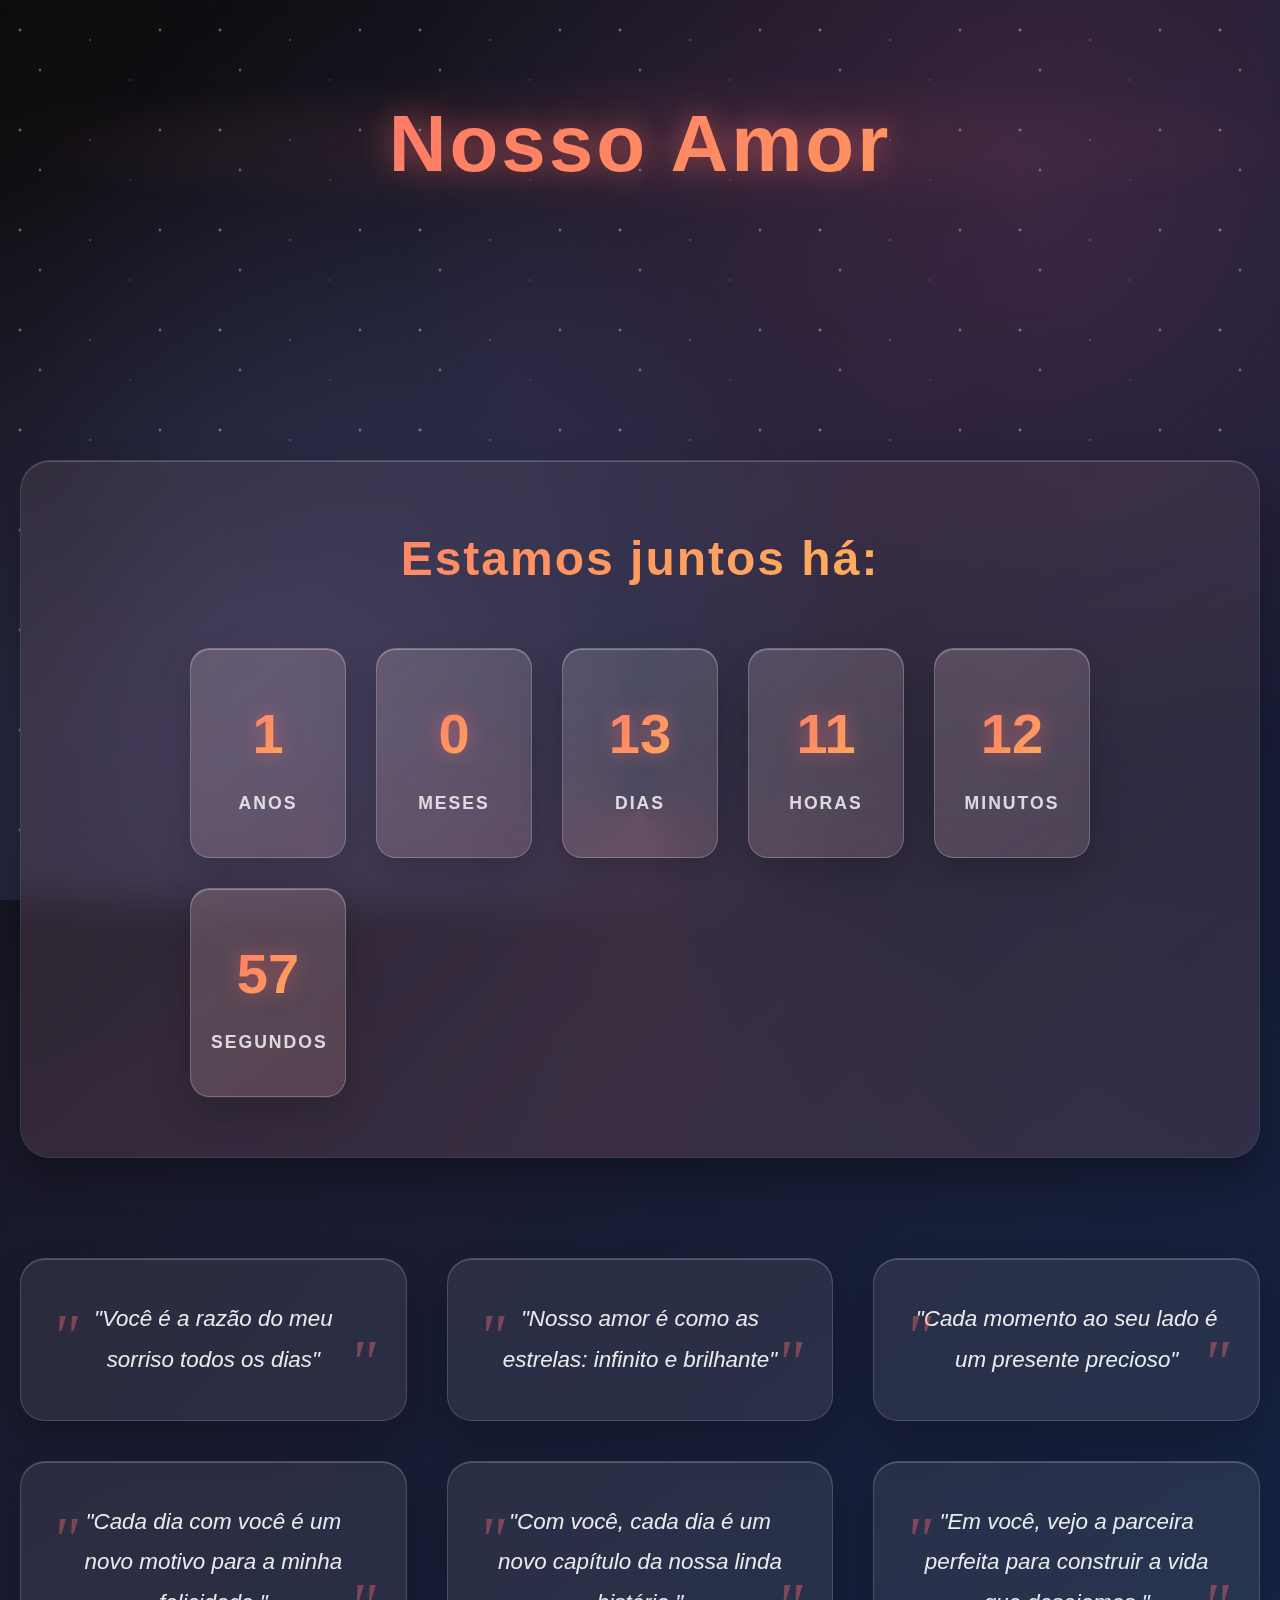
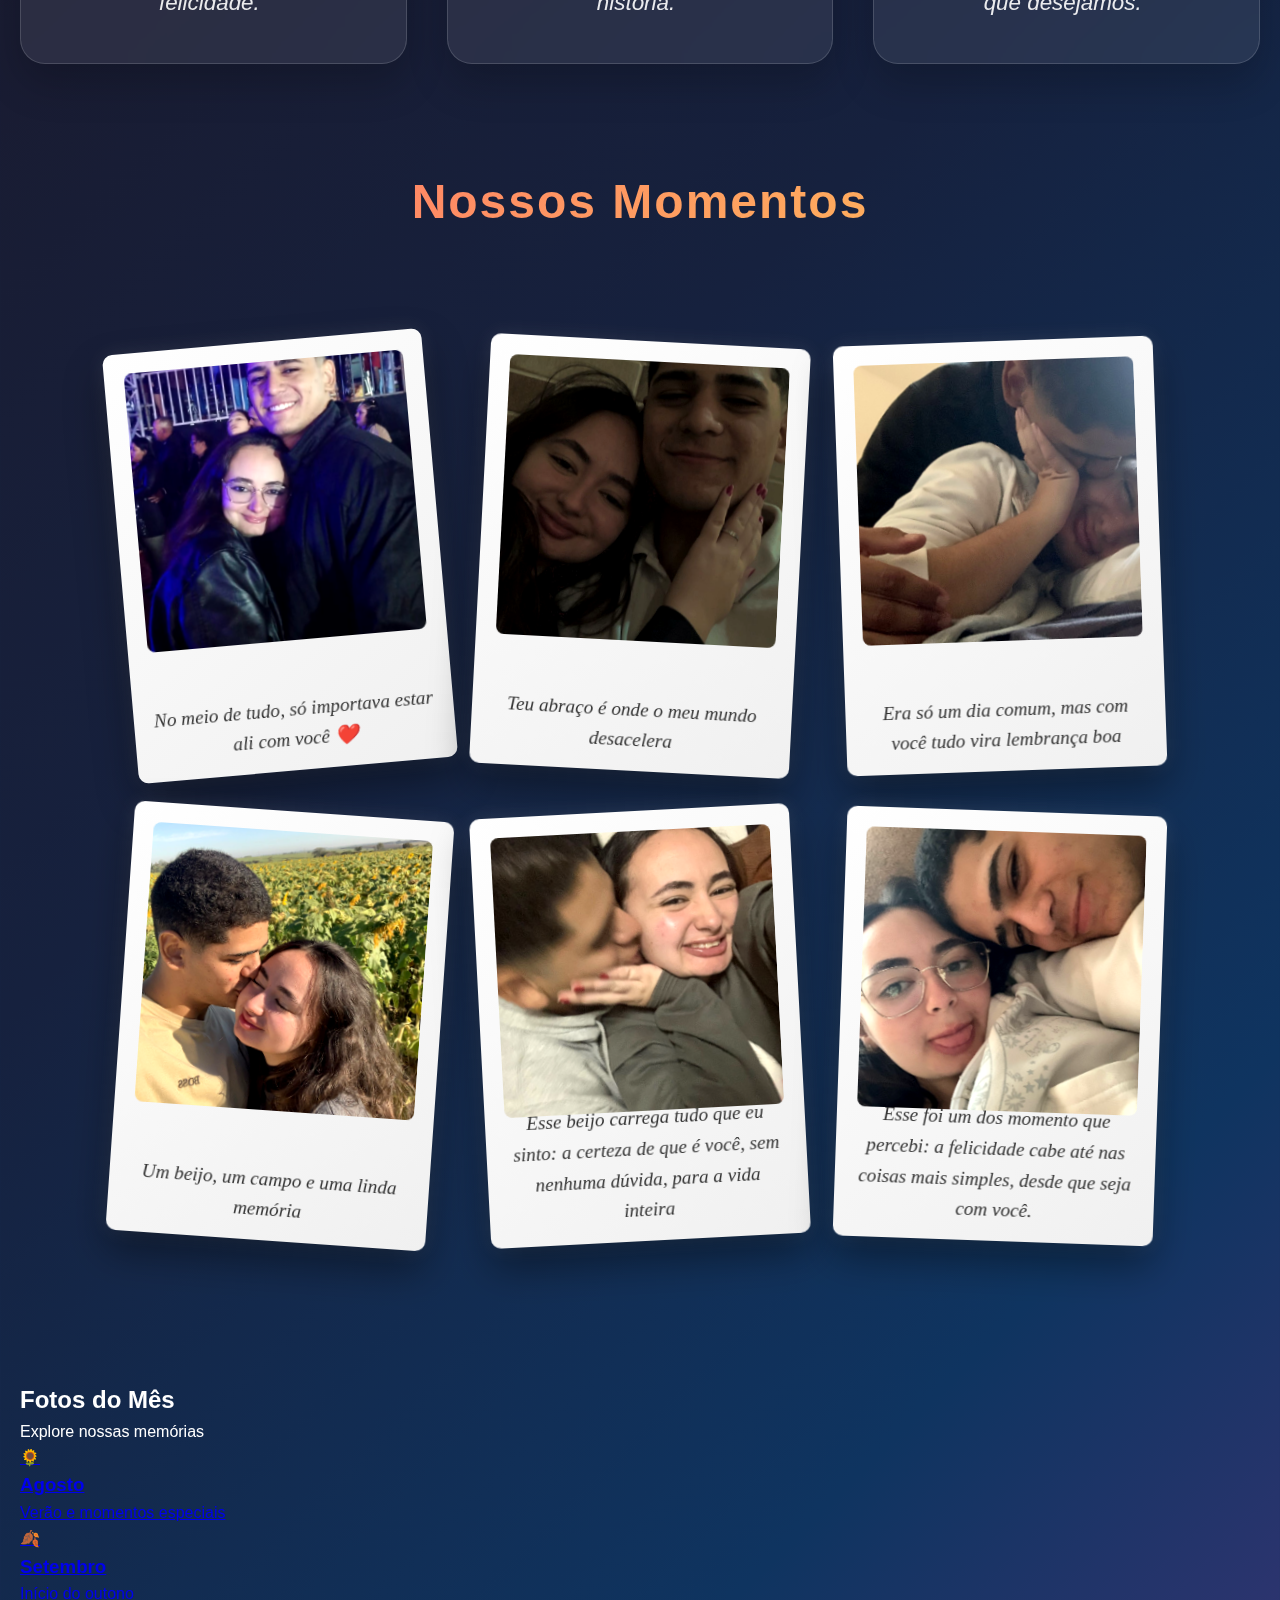
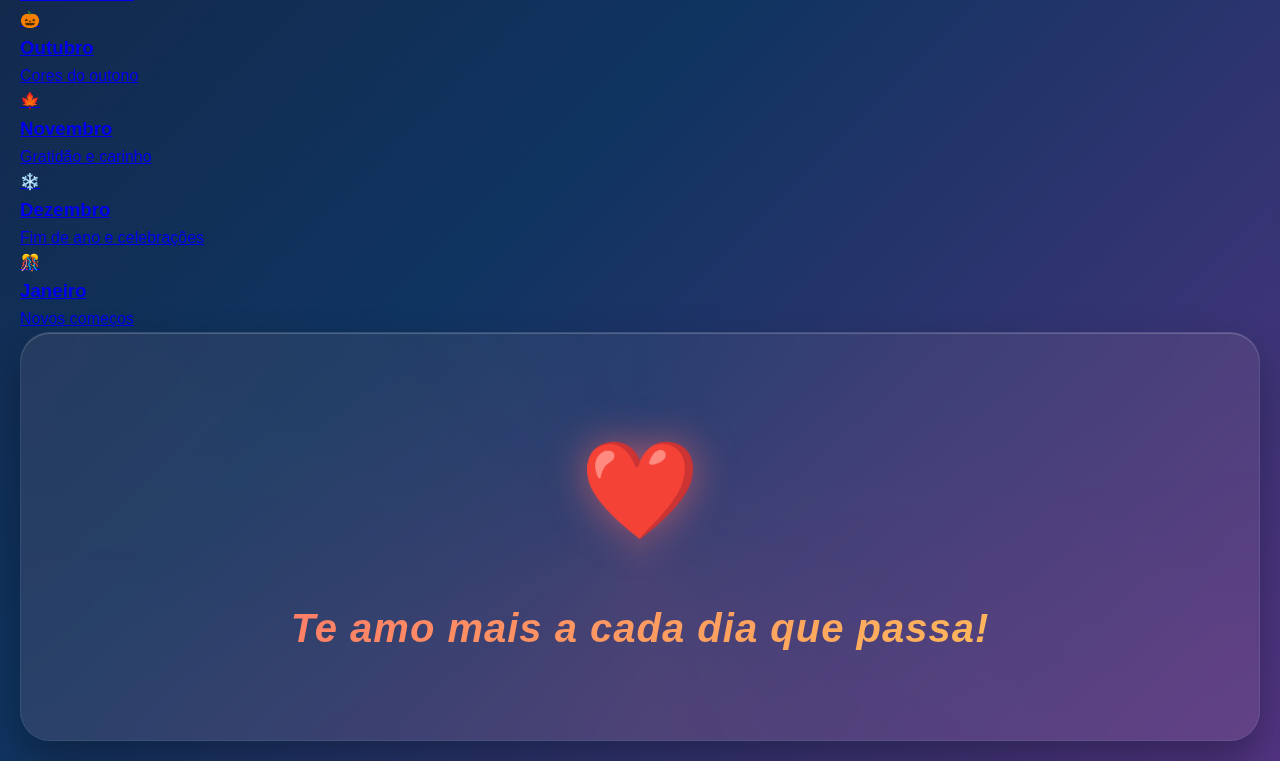
<file: index.html>
<!DOCTYPE html>
<html lang="pt-BR">
<head>
    <meta charset="UTF-8">
    <meta name="viewport" content="width=device-width, initial-scale=1.0">
    <title>Nosso Amor ❤️</title>
    <link rel="stylesheet" href="src/style.css">
    <link rel="stylesheet" href="src/script.js">
</head>
<body>
    <div class="container">
        <!-- Cabeçalho com título principal -->
        <header class="header">
            <h1 class="main-title">Nosso Amor</h1>
            <p class="subtitle">Uma história escrita com carinho por:</p>
            <p class="subtitle">Luiz Gabriel e Ana Paula ❤️</p>
        </header>

        <!-- Cronômetro do tempo de namoro -->
        <section class="timer-section">
            <h2>Estamos juntos há:</h2>
            <div class="timer-container">
                <div class="time-unit">
                    <span id="years" class="time-number">0</span>
                    <span class="time-label">Anos</span>
                </div>
                <div class="time-unit">
                    <span id="months" class="time-number">0</span>
                    <span class="time-label">Meses</span>
                </div>
                <div class="time-unit">
                    <span id="days" class="time-number">0</span>
                    <span class="time-label">Dias</span>
                </div>
                <div class="time-unit">
                    <span id="hours" class="time-number">0</span>
                    <span class="time-label">Horas</span>
                </div>
                <div class="time-unit">
                    <span id="minutes" class="time-number">0</span>
                    <span class="time-label">Minutos</span>
                </div>
                <div class="time-unit">
                    <span id="seconds" class="time-number">0</span>
                    <span class="time-label">Segundos</span>
                </div>
            </div>
        </section>

        <!-- Seção de frases românticas -->
        <section class="quotes-section">
            <div class="quote-card">
                <p class="quote-text">"Você é a razão do meu sorriso todos os dias"</p>
            </div>
            <div class="quote-card">
                <p class="quote-text">"Nosso amor é como as estrelas: infinito e brilhante"</p>
            </div>
            <div class="quote-card">
                <p class="quote-text">"Cada momento ao seu lado é um presente precioso"</p>
            </div>
            <div class="quote-card">
                <p class="quote-text">"Cada dia com você é um novo motivo para a minha felicidade."</p>
            </div>
                        <div class="quote-card">
                <p class="quote-text">"Com você, cada dia é um novo capítulo da nossa linda história."</p>
            </div>
                        <div class="quote-card">
                <p class="quote-text">"Em você, vejo a parceira perfeita para construir a vida que desejamos."</p>
            </div>
        </section>

        <!-- Galeria de fotos estilo polaroid -->
        <section class="polaroid-gallery">
            <h2>Nossos Momentos</h2>
            <div class="gallery-container">
                <div class="polaroid-photo" style="transform: rotate(-5deg);">
                    <div class="photo-frame">
                        <img src="src/fotos/show.jpeg" alt="Nosso momento especial 1">
                        <div class="photo-caption">No meio de tudo, só importava estar ali com você ❤️</div>
                    </div>
                </div>
                
                <div class="polaroid-photo" style="transform: rotate(3deg);">
                    <div class="photo-frame">
                        <img src="src/fotos/bk.jpeg" alt="Nosso momento especial 2">
                        <div class="photo-caption">Teu abraço é onde o meu mundo desacelera</div>
                    </div>
                </div>
                
                <div class="polaroid-photo" style="transform: rotate(-2deg);">
                    <div class="photo-frame">
                        <img src="src/fotos/momento.jpeg" alt="Nosso momento especial 3">
                        <div class="photo-caption">Era só um dia comum, mas com você tudo vira lembrança boa</div>
                    </div>
                </div>
                
                <div class="polaroid-photo" style="transform: rotate(4deg);">
                    <div class="photo-frame">
                        <img src="src/fotos/girassol.jpeg" alt="Nosso momento especial 4">
                        <div class="photo-caption">Um beijo, um campo e uma linda memória</div>
                    </div>
                </div>
                
                <div class="polaroid-photo" style="transform: rotate(-3deg);">
                    <div class="photo-frame">
                        <img src="src/fotos/beijo.jpeg" alt="Nosso momento especial 5">
                        <div class="photo-caption">Esse beijo carrega tudo que eu sinto:
                                        a certeza de que é você, sem nenhuma dúvida, para a vida inteira</div>
                    </div>
                </div>
                
                <div class="polaroid-photo" style="transform: rotate(2deg);">
                    <div class="photo-frame">
                        <img src="src/fotos/linguinha.jpeg" alt="Nosso momento especial 6">
                        <div class="photo-caption">Esse foi um dos momento que percebi:
a felicidade cabe até nas coisas mais simples,
desde que seja com você.</div>
                    </div>
                </div>
            </div>
        </section>

                <!-- Seção Fotos do Mês -->
        <section class="monthly-photos-section">
            <h2>Fotos do Mês</h2>
            <p class="section-subtitle">Explore nossas memórias</p>
            
            <div class="months-grid">
                <a href="src/agosto.html" class="month-card">
                    <div class="month-icon">🌻</div>
                    <h3>Agosto</h3>
                    <p>Verão e momentos especiais</p>
                </a>
                
                <a href="src/setembro.html" class="month-card">
                    <div class="month-icon">🍂</div>
                    <h3>Setembro</h3>
                    <p>Início do outono</p>
                </a>
                
                <a href="outubro.html" class="month-card">
                    <div class="month-icon">🎃</div>
                    <h3>Outubro</h3>
                    <p>Cores do outono</p>
                </a>
                
                <a href="novembro.html" class="month-card">
                    <div class="month-icon">🍁</div>
                    <h3>Novembro</h3>
                    <p>Gratidão e carinho</p>
                </a>
                
                <a href="dezembro.html" class="month-card">
                    <div class="month-icon">❄️</div>
                    <h3>Dezembro</h3>
                    <p>Fim de ano e celebrações</p>
                </a>
                
                <a href="janeiro.html" class="month-card">
                    <div class="month-icon">🎊</div>
                    <h3>Janeiro</h3>
                    <p>Novos começos</p>
                </a>
            </div>
        </section>


        <!-- Mensagem final -->
        <section class="final-message">
            <div class="heart-container">
                <div class="heart">❤️</div>
            </div>
            <p class="final-text">Te amo mais a cada dia que passa!</p>
        </section>
    </div>

    <script src="src/script.js"></script>
</body>
</html>
</file>
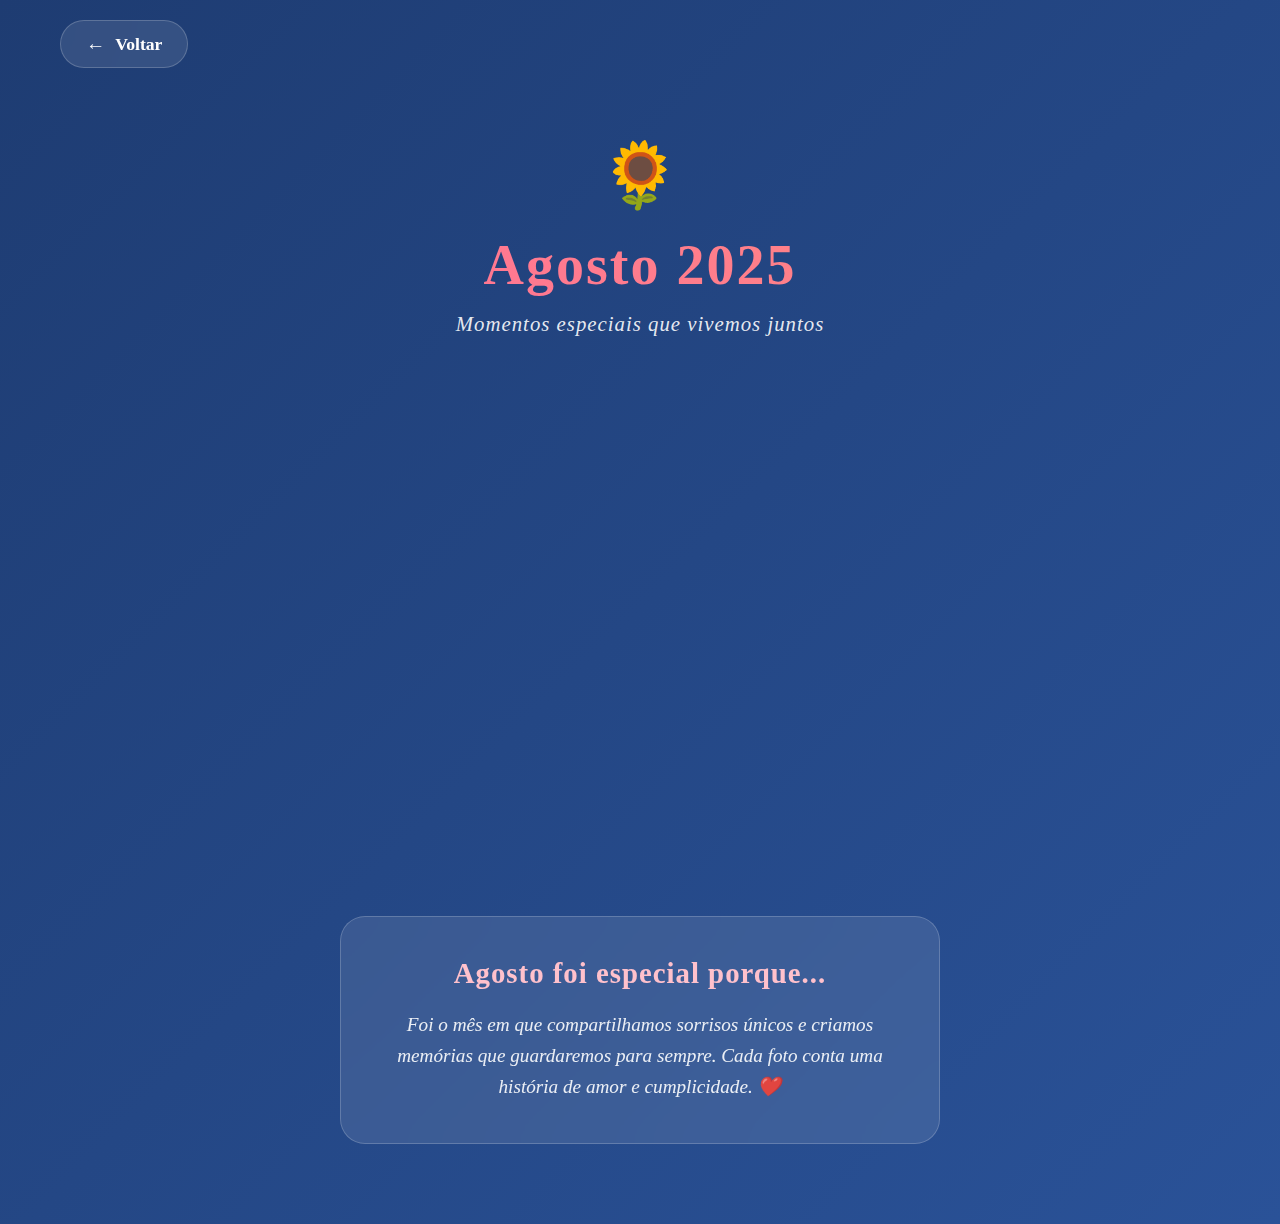
<file: src/agosto.html>
<!DOCTYPE html>
<html lang="pt-BR">
<head>
    <meta charset="UTF-8">
    <meta name="viewport" content="width=device-width, initial-scale=1.0">
    <title>Agosto - Nossos Momentos ❤️</title>
    <link rel="stylesheet" href="month-page.css">
</head>
<body>
    <div class="container">
        <!-- Botão de voltar -->
        <div class="back-button">
            <a href="../index.html" class="back-link">
                <span class="back-arrow">←</span>
                Voltar
            </a>
        </div>

        <!-- Cabeçalho da página -->
        <header class="month-header">
            <div class="month-icon">🌻</div>
            <h1>Agosto 2025</h1>
            <p class="month-description">Momentos especiais que vivemos juntos</p>
        </header>

        <!-- Galeria de fotos do mês -->
        <section class="month-gallery">
            <div class="photos-grid">
                <div class="photo-item">
                    <img src="../src/fotos/agosto/zoo.jpeg" alt="">
                    <div class="photo-overlay">
                        <div class="photo-date">9 de Agosto</div>
                        <div class="photo-caption">Seu dia especial.</div>
                    </div>
                </div>

                <div class="photo-item">
                    <img src="../src/fotos/agosto/bolo.jpeg" alt="">
                    <div class="photo-overlay">
                        <div class="photo-date"></div>
                        <div class="photo-caption">hmmmm bolinho</div>
                    </div>
                </div>

                <div class="photo-item">
                    <img src="../src/fotos/agosto/beijo.jpeg" alt="">
                    <div class="photo-overlay">
                        <div class="photo-date"></div>
                        <div class="photo-caption">Seus beijos, me conforta em todos os momentos!!</div>
                    </div>
                </div>

                <div class="photo-item">
                    <img src="../src/fotos/agosto/presente.jpeg" alt="">
                    <div class="photo-overlay">
                        <div class="photo-date"></div>
                        <div class="photo-caption">Um presente de coração!!</div>
                    </div>
                </div>

            </div>
        </section>

        <!-- Mensagem especial do mês -->
        <section class="month-message">
            <div class="message-card">
                <h3>Agosto foi especial porque...</h3>
                <p>Foi o mês em que compartilhamos sorrisos únicos e criamos memórias que guardaremos para sempre. Cada foto conta uma história de amor e cumplicidade. ❤️</p>
            </div>
        </section>
    </div>

    <script>
        // Animação de entrada das fotos
        document.addEventListener('DOMContentLoaded', function( ) {
            const photos = document.querySelectorAll('.photo-item');
            photos.forEach((photo, index) => {
                photo.style.animationDelay = `${index * 0.1}s`;
                photo.classList.add('fade-in');
            });
        });
    </script>
</body>
</html>
</file>
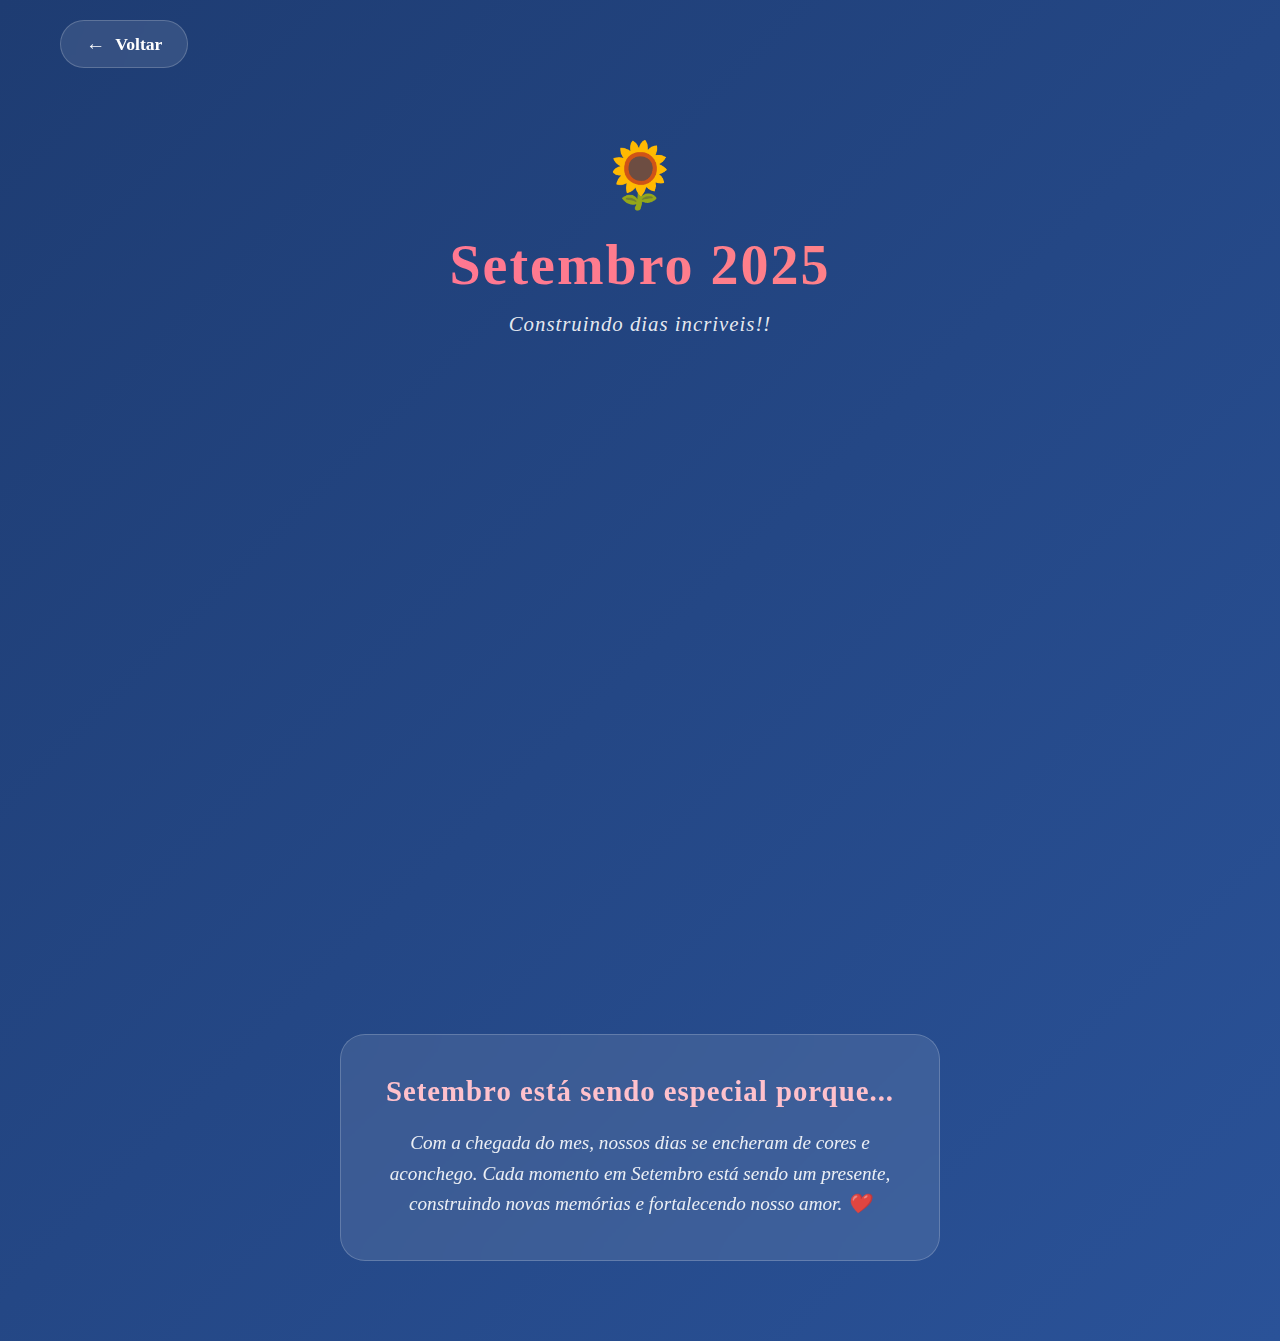
<file: src/setembro.html>
<!DOCTYPE html>
<html lang="pt-BR">
<head>
    <meta charset="UTF-8">
    <meta name="viewport" content="width=device-width, initial-scale=1.0">
    <title>Agosto - Nossos Momentos ❤️</title>
    <link rel="stylesheet" href="month-page.css">
</head>
<body>
    <div class="container">
        <!-- Botão de voltar -->
        <div class="back-button">
            <a href="../index.html" class="back-link">
                <span class="back-arrow">←</span>
                Voltar
            </a>
        </div>

        <!-- Cabeçalho da página -->
        <header class="month-header">
            <div class="month-icon">🌻</div>
            <h1>Setembro 2025</h1>
            <p class="month-description">Construindo dias incriveis!!</p>
        </header>

        <!-- Galeria de fotos do mês -->
        <section class="month-gallery">
            <div class="photos-grid">
                <div class="photo-item">
                    <img src="../src/fotos/setembro/fotao.jpeg" alt="">
                    <div class="photo-overlay">
                        <div class="photo-date"></div>
                        <div class="photo-caption">Uma foto linda para um lindo casal</div>
                    </div>
                </div>

                <div class="photo-item">
                    <img src="../src/fotos/setembro/casal.jpeg" alt="">
                    <div class="photo-overlay">
                        <div class="photo-date"></div>
                        <div class="photo-caption">A gente sendo um casalzão</div>
                    </div>
                </div>

                <div class="photo-item">
                    <img src="../src/fotos/setembro/comer.jpeg" alt="">
                    <div class="photo-overlay">
                        <div class="photo-date"></div>
                        <div class="photo-caption">Hmmmm comerrr</div>
                    </div>
                </div>

                <div class="photo-item">
                    <img src="../src/fotos/setembro/juntos.jpeg" alt="">
                    <div class="photo-overlay">
                        <div class="photo-date"></div>
                        <div class="photo-caption">Niver da Ju</div>
                    </div>
                </div>

            </div>
        </section>

        <!-- Mensagem especial do mês -->
        <section class="month-message">
            <div class="message-card">
                <h3>Setembro está sendo especial porque...</h3>
                <p>Com a chegada do mes, nossos dias se encheram de cores e aconchego. Cada momento em Setembro está sendo um presente, construindo novas memórias e fortalecendo nosso amor. ❤️</p>
            </div>
        </section>
    </div>

    <script>
        // Animação de entrada das fotos
        document.addEventListener('DOMContentLoaded', function( ) {
            const photos = document.querySelectorAll('.photo-item');
            photos.forEach((photo, index) => {
                photo.style.animationDelay = `${index * 0.1}s`;
                photo.classList.add('fade-in');
            });
        });
    </script>
</body>
</html>
</file>
<file: src/month-page.css>
* {
    margin: 0;
    padding: 0;
    box-sizing: border-box;
}

body {
    font-family: 'Georgia', 'Times New Roman', serif;
    background: linear-gradient(135deg, #1e3c72 0%, #2a5298 25%, #667eea 50%, #764ba2 75%, #f093fb 100%);
    background-size: 400% 400%;
    animation: gradientShift 8s ease-in-out infinite;
    min-height: 100vh;
    color: white;
    overflow-x: hidden;
}

.container {
    max-width: 1200px;
    margin: 0 auto;
    padding: 20px;
}

/* Botão de voltar */
.back-button {
    margin-bottom: 30px;
}

.back-link {
    display: inline-flex;
    align-items: center;
    gap: 10px;
    background: rgba(255, 255, 255, 0.1);
    backdrop-filter: blur(20px);
    border: 1px solid rgba(255, 255, 255, 0.2);
    border-radius: 25px;
    padding: 12px 25px;
    color: white;
    text-decoration: none;
    transition: all 0.3s ease;
    font-size: 1.1rem;
    font-weight: bold;
}

.back-link:hover {
    background: rgba(255, 255, 255, 0.2);
    transform: translateX(-5px);
    box-shadow: 0 5px 15px rgba(255, 107, 157, 0.3);
}

.back-arrow {
    font-size: 1.2rem;
    transition: transform 0.3s ease;
}

.back-link:hover .back-arrow {
    transform: translateX(-3px);
}

/* Cabeçalho da página */
.month-header {
    text-align: center;
    margin-bottom: 60px;
    padding: 40px 0;
}

.month-header .month-icon {
    font-size: 4rem;
    margin-bottom: 20px;
    animation: float 3s ease-in-out infinite;
}

.month-header h1 {
    font-size: 3.5rem;
    color: transparent;
    background: linear-gradient(45deg, #ff6b9d, #ff8a80, #ffc1cc);
    background-size: 200% 200%;
    -webkit-background-clip: text;
    -webkit-text-fill-color: transparent;
    background-clip: text;
    animation: titleShimmer 3s ease-in-out infinite;
    margin-bottom: 15px;
    font-weight: bold;
    letter-spacing: 2px;
}

.month-description {
    font-size: 1.3rem;
    color: rgba(255, 255, 255, 0.9);
    font-style: italic;
    letter-spacing: 1px;
}

/* Galeria de fotos */
.month-gallery {
    margin-bottom: 80px;
}

.photos-grid {
    display: grid;
    grid-template-columns: repeat(auto-fit, minmax(200px, 10fr)); /* Ajuste este valor conforme o tamanho desejado */
    gap: 30px;
    padding: 20px 0;
}

.photo-item {
    position: relative;
    border-radius: 20px;
    overflow: hidden;
    background: rgba(255, 255, 255, 0.1);
    backdrop-filter: blur(20px);
    border: 1px solid rgba(255, 255, 255, 0.2);
    transition: all 0.4s ease;
    cursor: pointer;
    opacity: 0;
    transform: translateY(30px);
}

.photo-item.fade-in {
    animation: fadeInUp 0.6s ease-out forwards;
}

.photo-item:hover {
    transform: translateY(-10px) scale(1.02);
    box-shadow: 0 20px 40px rgba(255, 107, 157, 0.3);
    border-color: rgba(255, 107, 157, 0.5);
}

.photo-item img {
    width: 100%;
    height: 100%;
    object-fit: cover;
    transition: all 0.4s ease;
}

.photo-item:hover img {
    transform: scale(1.05);
    filter: brightness(1.1);
}

.photo-overlay {
    position: absolute;
    bottom: 0;
    left: 0;
    right: 0;
    background: linear-gradient(transparent, rgba(0, 0, 0, 0.8));
    padding: 30px 20px 20px;
    transform: translateY(100%);
    transition: transform 0.4s ease;
}

.photo-item:hover .photo-overlay {
    transform: translateY(0);
}

.photo-date {
    font-size: 0.9rem;
    color: rgba(255, 255, 255, 0.8);
    margin-bottom: 5px;
    font-weight: bold;
}

.photo-caption {
    font-size: 1.1rem;
    color: white;
    font-weight: bold;
    letter-spacing: 1px;
}

/* Mensagem especial */
.month-message {
    text-align: center;
    margin-bottom: 60px;
}

.message-card {
    background: rgba(255, 255, 255, 0.1);
    backdrop-filter: blur(20px);
    border-radius: 25px;
    padding: 40px;
    border: 1px solid rgba(255, 255, 255, 0.2);
    max-width: 600px;
    margin: 0 auto;
}

.message-card h3 {
    font-size: 1.8rem;
    margin-bottom: 20px;
    color: #ffc1cc;
    font-weight: bold;
    letter-spacing: 1px;
}

.message-card p {
    font-size: 1.2rem;
    line-height: 1.6;
    color: rgba(255, 255, 255, 0.9);
    font-style: italic;
}

/* Animações */
@keyframes gradientShift {
    0%, 100% { background-position: 0% 50%; }
    50% { background-position: 100% 50%; }
}

@keyframes float {
    0%, 100% { transform: translateY(0px); }
    50% { transform: translateY(-10px); }
}

@keyframes titleShimmer {
    0%, 100% { background-position: 0% 50%; }
    50% { background-position: 100% 50%; }
}

@keyframes fadeInUp {
    to {
        opacity: 1;
        transform: translateY(0);
    }
}

/* Responsividade */
@media (max-width: 768px) {
    .container {
        padding: 15px;
    }
    
    .month-header h1 {
        font-size: 2.5rem;
    }
    
    .month-header .month-icon {
        font-size: 3rem;
    }
    
    .month-description {
        font-size: 1.1rem;
    }
    
    .photos-grid {
        grid-template-columns: repeat(auto-fit, minmax(200px, fr));
        gap: 20px;
    }
    
    .photo-item img {
        height: 450px;
    }
    
    .message-card {
        padding: 30px 20px;
    }
    
    .message-card h3 {
        font-size: 1.5rem;
    }
    
    .message-card p {
        font-size: 1.1rem;
    }
}

@media (max-width: 480px) {
    .month-header h1 {
        font-size: 2rem;
    }
    
 .photos-grid {
        grid-template-columns: repeat(auto-fit, minmax(200px, fr));
        gap: 20px;
    }
    
    .photo-item img {
        height: 450px;
    }
    
    .back-link {
        padding: 10px 20px;
        font-size: 1rem;
    }
}
</file>
<file: src/style.css>
/* Reset e configurações básicas */
* {
    margin: 0;
    padding: 0;
    box-sizing: border-box;
}

body {
    font-family: 'Inter', 'Segoe UI', Tahoma, Geneva, Verdana, sans-serif;
    background: linear-gradient(135deg, #0c0c0c 0%, #1a1a2e 25%, #16213e 50%, #0f3460 75%, #533483 100%);
    min-height: 100vh;
    color: #ffffff;
    line-height: 1.6;
    overflow-x: hidden;
    position: relative;
}

/* Efeito de partículas de fundo */
body::before {
    content: '';
    position: fixed;
    top: 0;
    left: 0;
    width: 100%;
    height: 100%;
    background-image: 
        radial-gradient(circle at 20% 80%, rgba(120, 119, 198, 0.3) 0%, transparent 50%),
        radial-gradient(circle at 80% 20%, rgba(255, 119, 198, 0.15) 0%, transparent 50%),
        radial-gradient(circle at 40% 40%, rgba(120, 119, 198, 0.1) 0%, transparent 50%);
    pointer-events: none;
    z-index: -1;
}

/* Efeito de estrelas animadas */
body::after {
    content: '';
    position: fixed;
    top: 0;
    left: 0;
    width: 100%;
    height: 100%;
    background-image: 
        radial-gradient(2px 2px at 20px 30px, #eee, transparent),
        radial-gradient(2px 2px at 40px 70px, rgba(255,255,255,0.8), transparent),
        radial-gradient(1px 1px at 90px 40px, #fff, transparent),
        radial-gradient(1px 1px at 130px 80px, rgba(255,255,255,0.6), transparent),
        radial-gradient(2px 2px at 160px 30px, #ddd, transparent);
    background-repeat: repeat;
    background-size: 200px 100px;
    animation: sparkle 20s linear infinite;
    pointer-events: none;
    z-index: -1;
    opacity: 0.6;
}

@keyframes sparkle {
    from { transform: translateY(0px); }
    to { transform: translateY(-100px); }
}

.container {
    max-width: 1400px;
    margin: 0 auto;
    padding: 20px;
    position: relative;
    z-index: 1;
}

/* Cabeçalho */
.header {
    text-align: center;
    margin-bottom: 80px;
    padding: 60px 0;
    position: relative;
}

.main-title {
    font-size: 5rem;
    font-weight: 800;
    background: linear-gradient(135deg, #ff6b6b, #feca57, #ff9ff3, #54a0ff);
    background-size: 400% 400%;
    -webkit-background-clip: text;
    -webkit-text-fill-color: transparent;
    background-clip: text;
    animation: gradientShift 4s ease-in-out infinite;
    margin-bottom: 20px;
    letter-spacing: 3px;
    text-shadow: 0 0 30px rgba(255, 107, 107, 0.5);
    position: relative;
}

.main-title::after {
    content: '';
    position: absolute;
    top: 50%;
    left: 50%;
    transform: translate(-50%, -50%);
    width: 120%;
    height: 120%;
    background: radial-gradient(ellipse, rgba(255, 107, 107, 0.1) 0%, transparent 70%);
    z-index: -1;
    animation: pulse 3s ease-in-out infinite;
}

.subtitle {
    font-size: 1.8rem;
    color: rgba(255, 255, 255, 0.8);
    font-weight: 300;
    font-style: italic;
    letter-spacing: 1px;
    opacity: 0;
    animation: fadeInUp 1s ease-out 0.5s forwards;
}

@keyframes gradientShift {
    0%, 100% { background-position: 0% 50%; }
    50% { background-position: 100% 50%; }
}

@keyframes pulse {
    0%, 100% { transform: translate(-50%, -50%) scale(1); opacity: 0.3; }
    50% { transform: translate(-50%, -50%) scale(1.1); opacity: 0.1; }
}

@keyframes fadeInUp {
    from { opacity: 0; transform: translateY(30px); }
    to { opacity: 1; transform: translateY(0); }
}

/* Seção do cronômetro */
.timer-section {
    text-align: center;
    margin-bottom: 100px;
    padding: 60px 40px;
    background: rgba(255, 255, 255, 0.05);
    border-radius: 30px;
    backdrop-filter: blur(20px);
    border: 1px solid rgba(255, 255, 255, 0.1);
    box-shadow: 
        0 20px 40px rgba(0, 0, 0, 0.3),
        inset 0 1px 0 rgba(255, 255, 255, 0.2);
    position: relative;
    overflow: hidden;
}

.timer-section::before {
    content: '';
    position: absolute;
    top: -50%;
    left: -50%;
    width: 200%;
    height: 200%;
    background: conic-gradient(from 0deg, transparent, rgba(255, 107, 107, 0.1), transparent);
    animation: rotate 10s linear infinite;
    z-index: -1;
}

.timer-section h2 {
    font-size: 3rem;
    font-weight: 700;
    background: linear-gradient(135deg, #ff6b6b, #feca57);
    -webkit-background-clip: text;
    -webkit-text-fill-color: transparent;
    background-clip: text;
    margin-bottom: 50px;
    letter-spacing: 2px;
}

.timer-container {
    display: grid;
    grid-template-columns: repeat(auto-fit, minmax(150px, 1fr));
    gap: 30px;
    max-width: 900px;
    margin: 0 auto;
}

.time-unit {
    background: linear-gradient(145deg, rgba(255, 255, 255, 0.1), rgba(255, 255, 255, 0.05));
    padding: 40px 20px;
    border-radius: 20px;
    backdrop-filter: blur(10px);
    border: 1px solid rgba(255, 255, 255, 0.2);
    box-shadow: 
        0 15px 35px rgba(0, 0, 0, 0.2),
        inset 0 1px 0 rgba(255, 255, 255, 0.3);
    transition: all 0.4s cubic-bezier(0.175, 0.885, 0.32, 1.275);
    position: relative;
    overflow: hidden;
}

.time-unit::before {
    content: '';
    position: absolute;
    top: 0;
    left: -100%;
    width: 100%;
    height: 100%;
    background: linear-gradient(90deg, transparent, rgba(255, 255, 255, 0.2), transparent);
    transition: left 0.5s ease;
}

.time-unit:hover::before {
    left: 100%;
}

.time-unit:hover {
    transform: translateY(-10px) scale(1.05);
    box-shadow: 
        0 25px 50px rgba(0, 0, 0, 0.3),
        0 0 30px rgba(255, 107, 107, 0.3);
}

.time-number {
    display: block;
    font-size: 3.5rem;
    font-weight: 900;
    background: linear-gradient(135deg, #ff6b6b, #feca57);
    -webkit-background-clip: text;
    -webkit-text-fill-color: transparent;
    background-clip: text;
    margin-bottom: 10px;
    text-shadow: 0 0 20px rgba(255, 107, 107, 0.5);
}

.time-label {
    display: block;
    font-size: 1.1rem;
    color: rgba(255, 255, 255, 0.8);
    font-weight: 600;
    text-transform: uppercase;
    letter-spacing: 2px;
}

/* Seção de frases românticas */
.quotes-section {
    display: grid;
    grid-template-columns: repeat(auto-fit, minmax(350px, 1fr));
    gap: 40px;
    margin-bottom: 100px;
}

.quote-card {
    background: rgba(255, 255, 255, 0.08);
    padding: 40px;
    border-radius: 25px;
    backdrop-filter: blur(15px);
    border: 1px solid rgba(255, 255, 255, 0.15);
    box-shadow: 
        0 20px 40px rgba(0, 0, 0, 0.2),
        inset 0 1px 0 rgba(255, 255, 255, 0.2);
    transition: all 0.4s cubic-bezier(0.175, 0.885, 0.32, 1.275);
    position: relative;
    overflow: hidden;
    cursor: pointer;
}

.quote-card::before {
    content: '';
    position: absolute;
    top: -50%;
    left: -50%;
    width: 200%;
    height: 200%;
    background: linear-gradient(45deg, transparent, rgba(255, 107, 107, 0.1), transparent);
    transform: rotate(45deg);
    transition: all 0.6s ease;
    opacity: 0;
}

.quote-card:hover::before {
    opacity: 1;
    animation: shimmer 1.5s ease-in-out;
}

.quote-card:hover {
    transform: translateY(-15px) scale(1.02);
    box-shadow: 
        0 30px 60px rgba(0, 0, 0, 0.3),
        0 0 40px rgba(255, 107, 107, 0.2);
}

.quote-text {
    font-size: 1.4rem;
    color: rgba(255, 255, 255, 0.9);
    font-style: italic;
    text-align: center;
    position: relative;
    z-index: 1;
    line-height: 1.8;
    font-weight: 300;
}

.quote-text::before,
.quote-text::after {
    font-size: 4rem;
    color: rgba(255, 107, 107, 0.4);
    position: absolute;
    font-family: serif;
}

.quote-text::before {
    content: '"';
    top: -20px;
    left: -10px;
}

.quote-text::after {
    content: '"';
    bottom: -40px;
    right: -10px;
}

/* Galeria de fotos polaroid */
.polaroid-gallery {
    margin-bottom: 100px;
}

.polaroid-gallery h2 {
    text-align: center;
    font-size: 3rem;
    font-weight: 700;
    background: linear-gradient(135deg, #ff6b6b, #feca57);
    -webkit-background-clip: text;
    -webkit-text-fill-color: transparent;
    background-clip: text;
    margin-bottom: 60px;
    letter-spacing: 2px;
}

.gallery-container {
    display: flex;
    flex-wrap: wrap;
    justify-content: center;
    gap: 40px;
    padding: 40px;
}

.polaroid-photo {
    background: linear-gradient(145deg, #ffffff, #f0f0f0);
    padding: 20px 20px 60px 20px;
    border-radius: 10px;
    box-shadow: 
        0 20px 40px rgba(0, 0, 0, 0.4),
        0 0 20px rgba(255, 255, 255, 0.1);
    transition: all 0.5s cubic-bezier(0.175, 0.885, 0.32, 1.275);
    cursor: pointer;
    position: relative;
    transform-style: preserve-3d;
}

.polaroid-photo::before {
    content: '';
    position: absolute;
    top: -5px;
    left: -5px;
    right: -5px;
    bottom: -5px;
    background: linear-gradient(45deg, #ff6b6b, #feca57, #ff9ff3, #54a0ff);
    border-radius: 15px;
    z-index: -1;
    opacity: 0;
    transition: opacity 0.3s ease;
}

.polaroid-photo:hover::before {
    opacity: 0.7;
}

.polaroid-photo:hover {
    transform: rotate(0deg) !important;
    box-shadow: 
        0 30px 60px rgba(0, 0, 0, 0.5),
        0 0 40px rgba(255, 107, 107, 0.3);
    z-index: 10;
    scale: 1.1;
}

.photo-frame {
    width: 280px;
    height: 350px;
    position: relative;
}

.photo-frame img {
    width: 100%;
    height: 280px;
    object-fit: cover;
    border-radius: 8px;
    filter: sepia(10%) contrast(1.1) brightness(1.05);
    transition: filter 0.3s ease;
}

.polaroid-photo:hover .photo-frame img {
    filter: sepia(0%) contrast(1.2) brightness(1.1);
}

.photo-caption {
    position: absolute;
    bottom: -45px;
    left: 0;
    right: 0;
    text-align: center;
    font-size: 1.2rem;
    color: #333;
    font-style: italic;
    font-weight: 500;
    font-family: 'Caveat', cursive;
}

/* Mensagem final */
.final-message {
    text-align: center;
    padding: 80px 40px;
    background: rgba(255, 255, 255, 0.05);
    border-radius: 30px;
    backdrop-filter: blur(20px);
    border: 1px solid rgba(255, 255, 255, 0.1);
    box-shadow: 
        0 20px 40px rgba(0, 0, 0, 0.3),
        inset 0 1px 0 rgba(255, 255, 255, 0.2);
    position: relative;
    overflow: hidden;
}

.final-message::before {
    content: '';
    position: absolute;
    top: -50%;
    left: -50%;
    width: 200%;
    height: 200%;
    background: conic-gradient(from 0deg, transparent, rgba(255, 107, 107, 0.1), transparent);
    animation: rotate 15s linear infinite;
    z-index: -1;
}

.heart-container {
    margin-bottom: 30px;
}

.heart {
    font-size: 6rem;
    animation: heartbeat 2s ease-in-out infinite;
    display: inline-block;
    filter: drop-shadow(0 0 20px rgba(255, 107, 107, 0.6));
}

.final-text {
    font-size: 2.5rem;
    font-weight: 600;
    background: linear-gradient(135deg, #ff6b6b, #feca57);
    -webkit-background-clip: text;
    -webkit-text-fill-color: transparent;
    background-clip: text;
    font-style: italic;
    letter-spacing: 1px;
}

/* Animações */
@keyframes heartbeat {
    0%, 100% { transform: scale(1); }
    50% { transform: scale(1.2); }
}

@keyframes shimmer {
    0% { transform: translateX(-100%) translateY(-100%) rotate(45deg); }
    100% { transform: translateX(100%) translateY(100%) rotate(45deg); }
}

@keyframes rotate {
    from { transform: rotate(0deg); }
    to { transform: rotate(360deg); }
}

/* Responsividade */
@media (max-width: 1024px) {
    .main-title {
        font-size: 4rem;
    }
    
    .timer-container {
        grid-template-columns: repeat(3, 1fr);
        gap: 20px;
    }
    
    .photo-frame {
        width: 250px;
        height: 320px;
    }
    
    .photo-frame img {
        height: 250px;
    }
}

@media (max-width: 768px) {
    .main-title {
        font-size: 3rem;
    }
    
    .subtitle {
        font-size: 1.4rem;
    }
    
    .timer-container {
        grid-template-columns: repeat(2, 1fr);
        gap: 15px;
    }
    
    .time-unit {
        padding: 30px 15px;
    }
    
    .time-number {
        font-size: 2.5rem;
    }
    
    .quote-text {
        font-size: 1.2rem;
    }
    
    .photo-frame {
        width: 220px;
        height: 290px;
    }
    
    .photo-frame img {
        height: 220px;
    }
    
    .final-text {
        font-size: 2rem;
    }
}

@media (max-width: 480px) {
    .container {
        padding: 15px;
    }
    
    .main-title {
        font-size: 2.5rem;
    }
    
    .timer-container {
        grid-template-columns: 1fr;
        gap: 15px;
    }
    
    .time-unit {
        max-width: 300px;
        margin: 0 auto;
    }
    
    .quotes-section {
        grid-template-columns: 1fr;
        gap: 30px;
    }
    
    .gallery-container {
        gap: 30px;
        padding: 20px;
    }
    
    .photo-frame {
        width: 200px;
        height: 260px;
    }
    
    .photo-frame img {
        height: 200px;
    }
}
</file>
